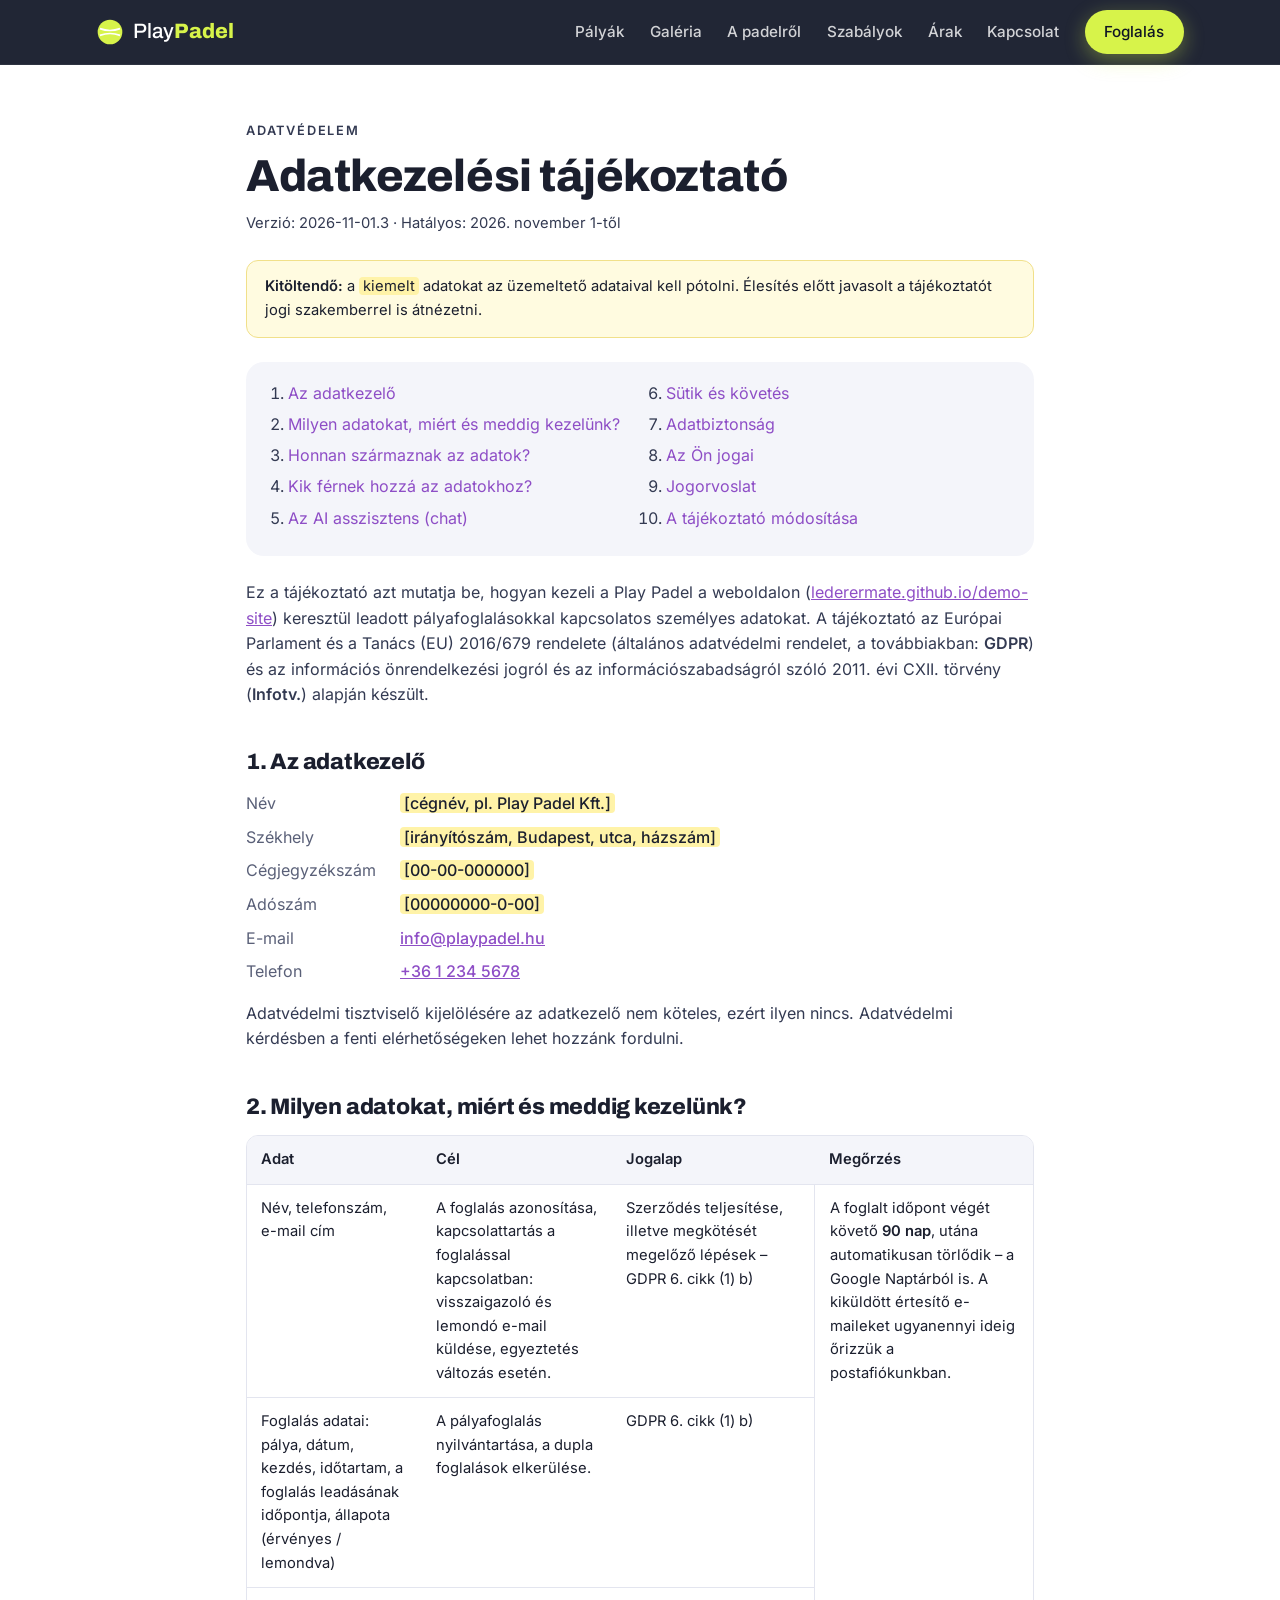
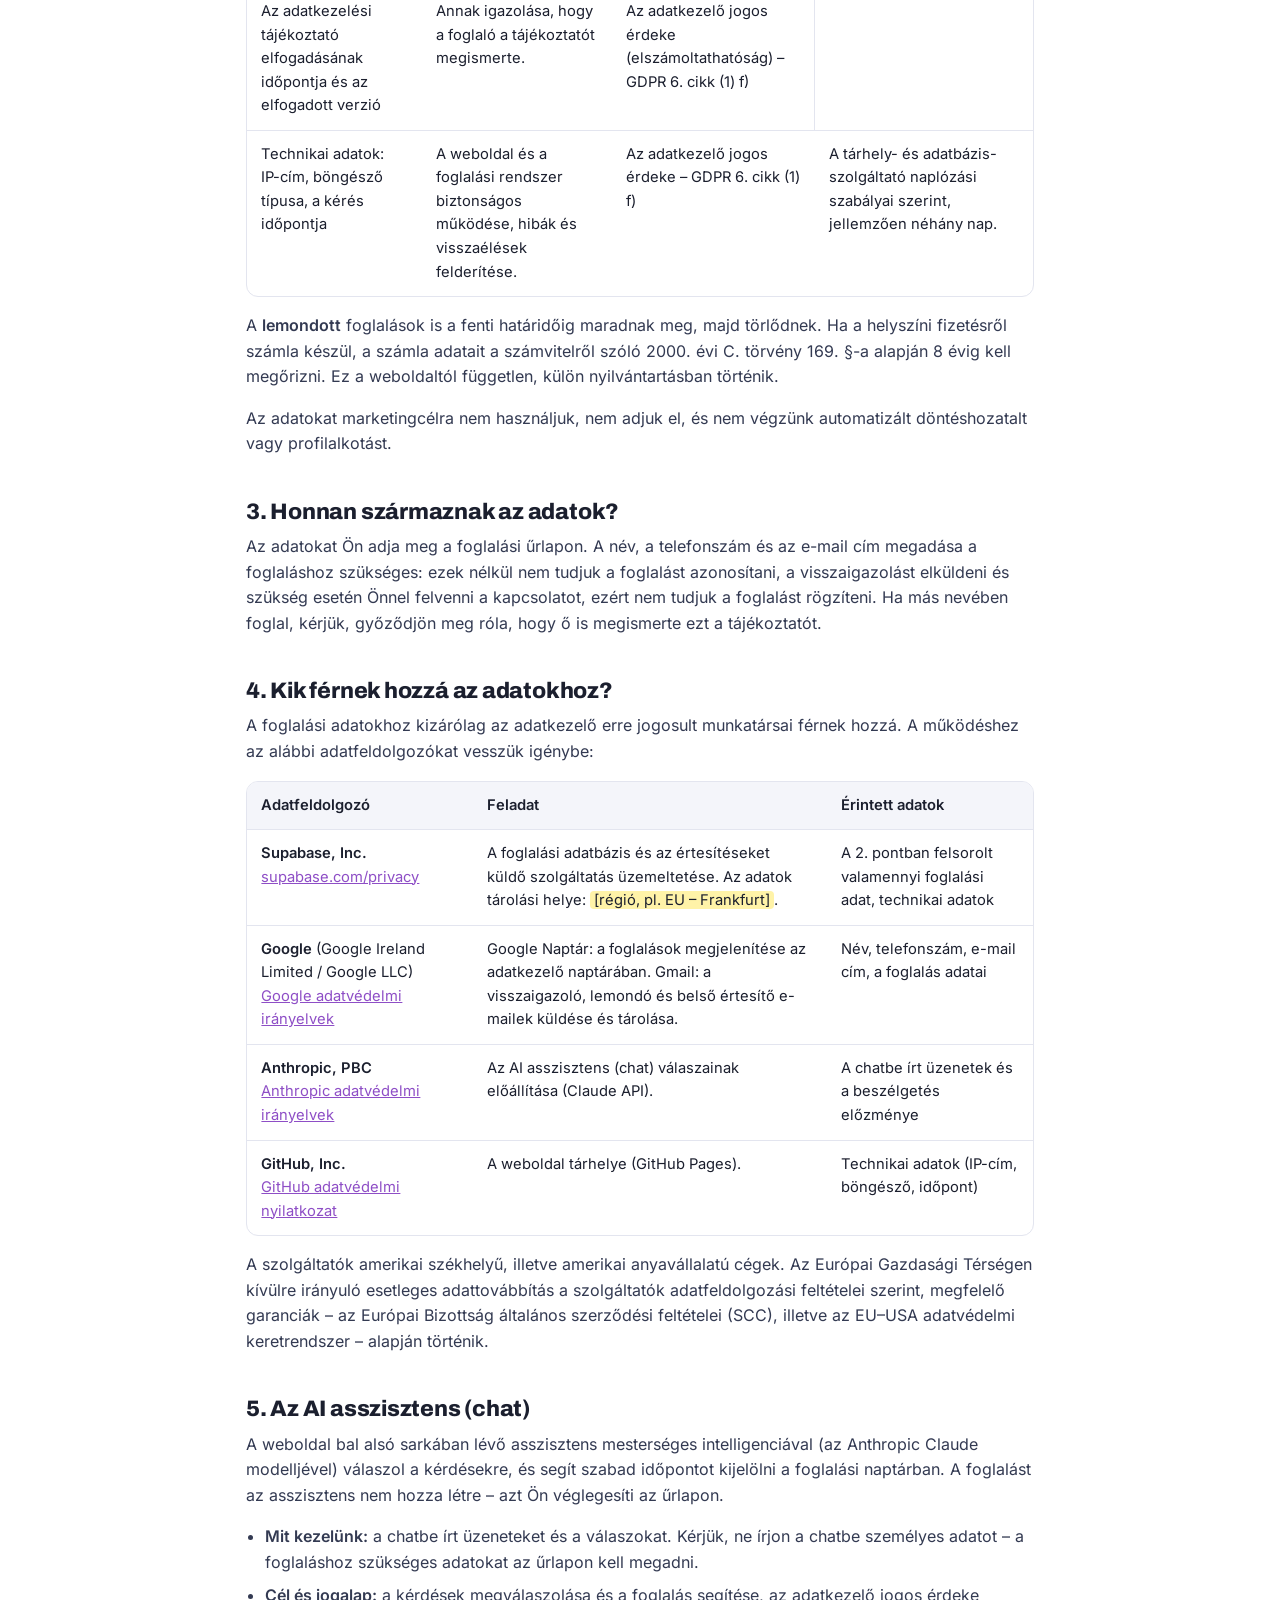
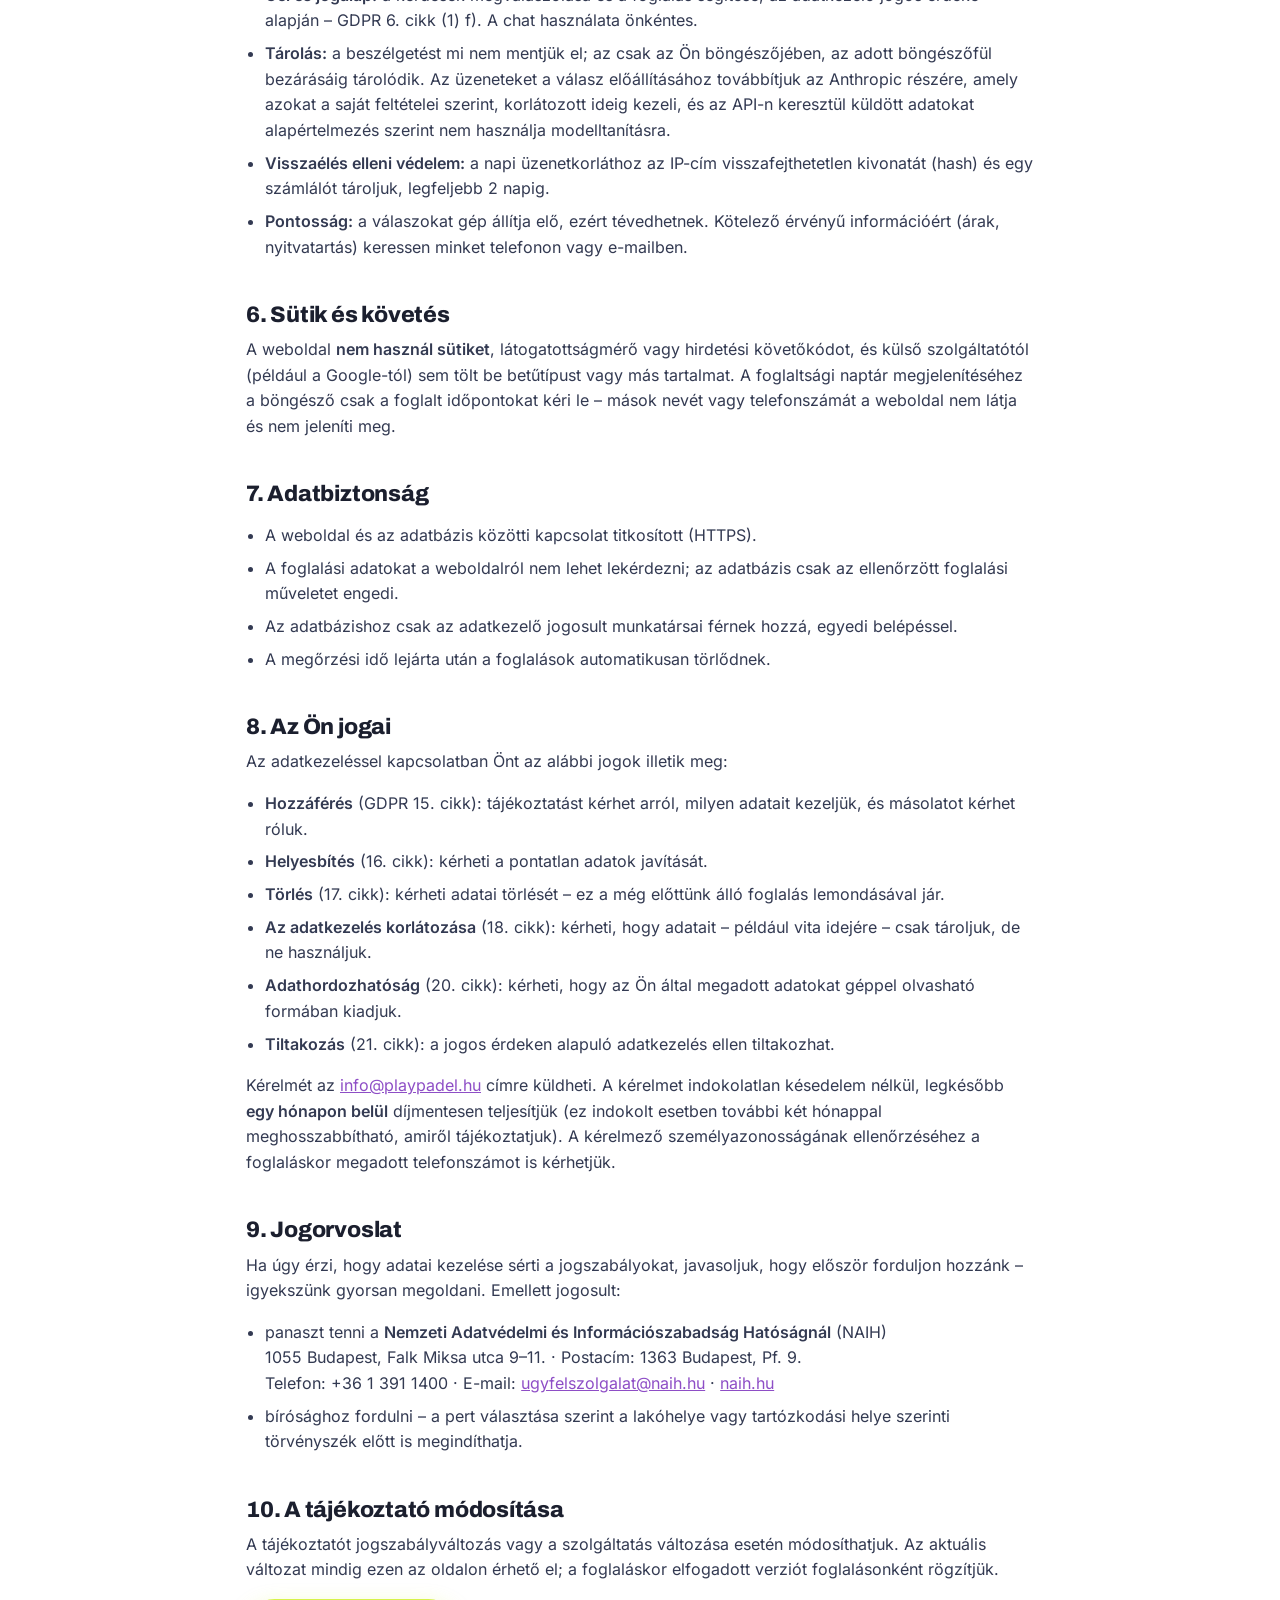
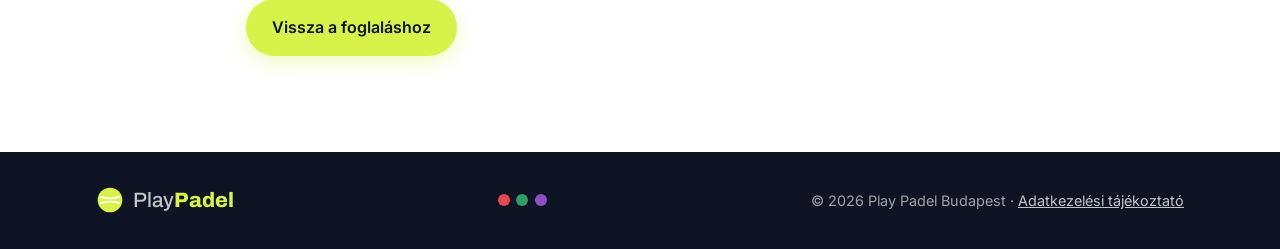
<file: adatvedelem.html>
<!doctype html>
<html lang="hu">
<head>
  <meta charset="utf-8">
  <meta name="viewport" content="width=device-width, initial-scale=1">
  <title>Adatkezelési tájékoztató – Play Padel</title>
  <meta name="description" content="A Play Padel adatkezelési tájékoztatója: milyen adatokat kezelünk a pályafoglalás során, meddig, és milyen jogaid vannak.">
  <link rel="stylesheet" href="style.css?v=20261101h">
  <link rel="canonical" href="https://lederermate.github.io/demo-site/adatvedelem.html">
  <meta name="theme-color" content="#0f1424">
  <link rel="icon" href="favicon.svg" type="image/svg+xml">
  <link rel="icon" href="favicon-48.png" type="image/png" sizes="48x48">
  <link rel="apple-touch-icon" href="apple-touch-icon.png">
</head>
<body>

  <header class="site-header" id="top">
    <div class="container nav">
      <a href="index.html" class="logo" aria-label="Play Padel – kezdőlap">
        <svg class="logo-ball" viewBox="0 0 100 100" aria-hidden="true">
          <circle cx="50" cy="50" r="44"/>
          <path d="M14 38c22 8 50 8 72 0M14 62c22-8 50-8 72 0"/>
        </svg>
        <span>Play<strong>Padel</strong></span>
      </a>
      <button class="menu-toggle" id="menu-toggle" aria-expanded="false" aria-controls="menu" aria-label="Menü">
        <span></span><span></span><span></span>
      </button>
      <nav class="menu" id="menu">
        <a href="index.html#palyak">Pályák</a>
        <a href="index.html#galeria">Galéria</a>
        <a href="index.html#padel">A padelről</a>
        <a href="index.html#szabalyok">Szabályok</a>
        <a href="index.html#arak">Árak</a>
        <a href="index.html#kapcsolat">Kapcsolat</a>
        <a href="index.html#foglalas" class="btn btn-ball btn-sm">Foglalás</a>
      </nav>
    </div>
  </header>

  <main class="legal">
    <div class="container narrow">

      <header class="legal-head">
        <p class="eyebrow">Adatvédelem</p>
        <h1>Adatkezelési tájékoztató</h1>
        <p class="legal-meta">Verzió: 2026-11-01.3 · Hatályos: 2026. november 1-től</p>
      </header>

      <aside class="legal-note">
        <strong>Kitöltendő:</strong> a <mark>kiemelt</mark> adatokat az üzemeltető adataival kell pótolni.
        Élesítés előtt javasolt a tájékoztatót jogi szakemberrel is átnézetni.
      </aside>

      <nav class="toc" aria-label="Tartalom">
        <ol>
          <li><a href="#adatkezelo">Az adatkezelő</a></li>
          <li><a href="#adatok">Milyen adatokat, miért és meddig kezelünk?</a></li>
          <li><a href="#forras">Honnan származnak az adatok?</a></li>
          <li><a href="#feldolgozok">Kik férnek hozzá az adatokhoz?</a></li>
          <li><a href="#chat">Az AI asszisztens (chat)</a></li>
          <li><a href="#sutik">Sütik és követés</a></li>
          <li><a href="#biztonsag">Adatbiztonság</a></li>
          <li><a href="#jogok">Az Ön jogai</a></li>
          <li><a href="#jogorvoslat">Jogorvoslat</a></li>
          <li><a href="#modositas">A tájékoztató módosítása</a></li>
        </ol>
      </nav>

      <section>
        <p>
          Ez a tájékoztató azt mutatja be, hogyan kezeli a Play Padel a weboldalon
          (<a href="https://lederermate.github.io/demo-site/">lederermate.github.io/demo-site</a>)
          keresztül leadott pályafoglalásokkal kapcsolatos személyes adatokat. A tájékoztató az
          Európai Parlament és a Tanács (EU) 2016/679 rendelete (általános adatvédelmi rendelet,
          a továbbiakban: <b>GDPR</b>) és az információs önrendelkezési jogról és az
          információszabadságról szóló 2011. évi CXII. törvény (<b>Infotv.</b>) alapján készült.
        </p>
      </section>

      <section id="adatkezelo">
        <h2>1. Az adatkezelő</h2>
        <dl class="facts">
          <dt>Név</dt><dd><mark>[cégnév, pl. Play Padel Kft.]</mark></dd>
          <dt>Székhely</dt><dd><mark>[irányítószám, Budapest, utca, házszám]</mark></dd>
          <dt>Cégjegyzékszám</dt><dd><mark>[00-00-000000]</mark></dd>
          <dt>Adószám</dt><dd><mark>[00000000-0-00]</mark></dd>
          <dt>E-mail</dt><dd><a href="mailto:info@playpadel.hu">info@playpadel.hu</a></dd>
          <dt>Telefon</dt><dd><a href="tel:+3612345678">+36 1 234 5678</a></dd>
        </dl>
        <p>Adatvédelmi tisztviselő kijelölésére az adatkezelő nem köteles, ezért ilyen nincs. Adatvédelmi kérdésben a fenti elérhetőségeken lehet hozzánk fordulni.</p>
      </section>

      <section id="adatok">
        <h2>2. Milyen adatokat, miért és meddig kezelünk?</h2>
        <div class="table-wrap">
          <table>
            <thead>
              <tr><th>Adat</th><th>Cél</th><th>Jogalap</th><th>Megőrzés</th></tr>
            </thead>
            <tbody>
              <tr>
                <td>Név, telefonszám, e-mail cím</td>
                <td>A foglalás azonosítása, kapcsolattartás a foglalással kapcsolatban: visszaigazoló és lemondó e-mail küldése, egyeztetés változás esetén.</td>
                <td>Szerződés teljesítése, illetve megkötését megelőző lépések – GDPR 6. cikk (1) b)</td>
                <td rowspan="3">A foglalt időpont végét követő <b>90 nap</b>, utána automatikusan törlődik – a Google Naptárból is. A kiküldött értesítő e-maileket ugyanennyi ideig őrizzük a postafiókunkban.</td>
              </tr>
              <tr>
                <td>Foglalás adatai: pálya, dátum, kezdés, időtartam, a foglalás leadásának időpontja, állapota (érvényes / lemondva)</td>
                <td>A pályafoglalás nyilvántartása, a dupla foglalások elkerülése.</td>
                <td>GDPR 6. cikk (1) b)</td>
              </tr>
              <tr>
                <td>Az adatkezelési tájékoztató elfogadásának időpontja és az elfogadott verzió</td>
                <td>Annak igazolása, hogy a foglaló a tájékoztatót megismerte.</td>
                <td>Az adatkezelő jogos érdeke (elszámoltathatóság) – GDPR 6. cikk (1) f)</td>
              </tr>
              <tr>
                <td>Technikai adatok: IP-cím, böngésző típusa, a kérés időpontja</td>
                <td>A weboldal és a foglalási rendszer biztonságos működése, hibák és visszaélések felderítése.</td>
                <td>Az adatkezelő jogos érdeke – GDPR 6. cikk (1) f)</td>
                <td>A tárhely- és adatbázis-szolgáltató naplózási szabályai szerint, jellemzően néhány nap.</td>
              </tr>
            </tbody>
          </table>
        </div>
        <p>
          A <b>lemondott</b> foglalások is a fenti határidőig maradnak meg, majd törlődnek.
          Ha a helyszíni fizetésről számla készül, a számla adatait a számvitelről szóló 2000. évi C. törvény
          169. §-a alapján 8 évig kell megőrizni. Ez a weboldaltól független, külön nyilvántartásban történik.
        </p>
        <p>Az adatokat marketingcélra nem használjuk, nem adjuk el, és nem végzünk automatizált döntéshozatalt vagy profilalkotást.</p>
      </section>

      <section id="forras">
        <h2>3. Honnan származnak az adatok?</h2>
        <p>
          Az adatokat Ön adja meg a foglalási űrlapon. A név, a telefonszám és az e-mail cím megadása a foglaláshoz
          szükséges: ezek nélkül nem tudjuk a foglalást azonosítani, a visszaigazolást elküldeni és szükség esetén
          Önnel felvenni a kapcsolatot, ezért nem tudjuk a foglalást rögzíteni. Ha más nevében foglal, kérjük, győződjön meg róla, hogy
          ő is megismerte ezt a tájékoztatót.
        </p>
      </section>

      <section id="feldolgozok">
        <h2>4. Kik férnek hozzá az adatokhoz?</h2>
        <p>A foglalási adatokhoz kizárólag az adatkezelő erre jogosult munkatársai férnek hozzá. A működéshez az alábbi adatfeldolgozókat vesszük igénybe:</p>
        <div class="table-wrap">
          <table>
            <thead><tr><th>Adatfeldolgozó</th><th>Feladat</th><th>Érintett adatok</th></tr></thead>
            <tbody>
              <tr>
                <td><b>Supabase, Inc.</b><br><a href="https://supabase.com/privacy" target="_blank" rel="noopener">supabase.com/privacy</a></td>
                <td>A foglalási adatbázis és az értesítéseket küldő szolgáltatás üzemeltetése. Az adatok tárolási helye: <mark>[régió, pl. EU – Frankfurt]</mark>.</td>
                <td>A 2. pontban felsorolt valamennyi foglalási adat, technikai adatok</td>
              </tr>
              <tr>
                <td><b>Google</b> (Google Ireland Limited / Google LLC)<br><a href="https://policies.google.com/privacy?hl=hu" target="_blank" rel="noopener">Google adatvédelmi irányelvek</a></td>
                <td>Google Naptár: a foglalások megjelenítése az adatkezelő naptárában. Gmail: a visszaigazoló, lemondó és belső értesítő e-mailek küldése és tárolása.</td>
                <td>Név, telefonszám, e-mail cím, a foglalás adatai</td>
              </tr>
              <tr>
                <td><b>Anthropic, PBC</b><br><a href="https://www.anthropic.com/legal/privacy" target="_blank" rel="noopener">Anthropic adatvédelmi irányelvek</a></td>
                <td>Az AI asszisztens (chat) válaszainak előállítása (Claude API).</td>
                <td>A chatbe írt üzenetek és a beszélgetés előzménye</td>
              </tr>
              <tr>
                <td><b>GitHub, Inc.</b><br><a href="https://docs.github.com/en/site-policy/privacy-policies/github-general-privacy-statement" target="_blank" rel="noopener">GitHub adatvédelmi nyilatkozat</a></td>
                <td>A weboldal tárhelye (GitHub Pages).</td>
                <td>Technikai adatok (IP-cím, böngésző, időpont)</td>
              </tr>
            </tbody>
          </table>
        </div>
        <p>
          A szolgáltatók amerikai székhelyű, illetve amerikai anyavállalatú cégek. Az Európai Gazdasági Térségen kívülre irányuló
          esetleges adattovábbítás a szolgáltatók adatfeldolgozási feltételei szerint, megfelelő garanciák –
          az Európai Bizottság általános szerződési feltételei (SCC), illetve az EU–USA adatvédelmi
          keretrendszer – alapján történik.
        </p>
      </section>

      <section id="chat">
        <h2>5. Az AI asszisztens (chat)</h2>
        <p>
          A weboldal bal alsó sarkában lévő asszisztens mesterséges intelligenciával (az Anthropic Claude
          modelljével) válaszol a kérdésekre, és segít szabad időpontot kijelölni a foglalási naptárban.
          A foglalást az asszisztens nem hozza létre – azt Ön véglegesíti az űrlapon.
        </p>
        <ul>
          <li><b>Mit kezelünk:</b> a chatbe írt üzeneteket és a válaszokat. Kérjük, ne írjon a chatbe személyes adatot – a foglaláshoz szükséges adatokat az űrlapon kell megadni.</li>
          <li><b>Cél és jogalap:</b> a kérdések megválaszolása és a foglalás segítése, az adatkezelő jogos érdeke alapján – GDPR 6. cikk (1) f). A chat használata önkéntes.</li>
          <li><b>Tárolás:</b> a beszélgetést mi nem mentjük el; az csak az Ön böngészőjében, az adott böngészőfül bezárásáig tárolódik. Az üzeneteket a válasz előállításához továbbítjuk az Anthropic részére, amely azokat a saját feltételei szerint, korlátozott ideig kezeli, és az API-n keresztül küldött adatokat alapértelmezés szerint nem használja modelltanításra.</li>
          <li><b>Visszaélés elleni védelem:</b> a napi üzenetkorláthoz az IP-cím visszafejthetetlen kivonatát (hash) és egy számlálót tároljuk, legfeljebb 2 napig.</li>
          <li><b>Pontosság:</b> a válaszokat gép állítja elő, ezért tévedhetnek. Kötelező érvényű információért (árak, nyitvatartás) keressen minket telefonon vagy e-mailben.</li>
        </ul>
      </section>

      <section id="sutik">
        <h2>6. Sütik és követés</h2>
        <p>
          A weboldal <b>nem használ sütiket</b>, látogatottságmérő vagy hirdetési követőkódot, és külső
          szolgáltatótól (például a Google-tól) sem tölt be betűtípust vagy más tartalmat. A foglaltsági
          naptár megjelenítéséhez a böngésző csak a foglalt időpontokat kéri le – mások nevét vagy
          telefonszámát a weboldal nem látja és nem jeleníti meg.
        </p>
      </section>

      <section id="biztonsag">
        <h2>7. Adatbiztonság</h2>
        <ul>
          <li>A weboldal és az adatbázis közötti kapcsolat titkosított (HTTPS).</li>
          <li>A foglalási adatokat a weboldalról nem lehet lekérdezni; az adatbázis csak az ellenőrzött foglalási műveletet engedi.</li>
          <li>Az adatbázishoz csak az adatkezelő jogosult munkatársai férnek hozzá, egyedi belépéssel.</li>
          <li>A megőrzési idő lejárta után a foglalások automatikusan törlődnek.</li>
        </ul>
      </section>

      <section id="jogok">
        <h2>8. Az Ön jogai</h2>
        <p>Az adatkezeléssel kapcsolatban Önt az alábbi jogok illetik meg:</p>
        <ul>
          <li><b>Hozzáférés</b> (GDPR 15. cikk): tájékoztatást kérhet arról, milyen adatait kezeljük, és másolatot kérhet róluk.</li>
          <li><b>Helyesbítés</b> (16. cikk): kérheti a pontatlan adatok javítását.</li>
          <li><b>Törlés</b> (17. cikk): kérheti adatai törlését – ez a még előttünk álló foglalás lemondásával jár.</li>
          <li><b>Az adatkezelés korlátozása</b> (18. cikk): kérheti, hogy adatait – például vita idejére – csak tároljuk, de ne használjuk.</li>
          <li><b>Adathordozhatóság</b> (20. cikk): kérheti, hogy az Ön által megadott adatokat géppel olvasható formában kiadjuk.</li>
          <li><b>Tiltakozás</b> (21. cikk): a jogos érdeken alapuló adatkezelés ellen tiltakozhat.</li>
        </ul>
        <p>
          Kérelmét az <a href="mailto:info@playpadel.hu">info@playpadel.hu</a> címre küldheti. A kérelmet
          indokolatlan késedelem nélkül, legkésőbb <b>egy hónapon belül</b> díjmentesen teljesítjük
          (ez indokolt esetben további két hónappal meghosszabbítható, amiről tájékoztatjuk).
          A kérelmező személyazonosságának ellenőrzéséhez a foglaláskor megadott telefonszámot is kérhetjük.
        </p>
      </section>

      <section id="jogorvoslat">
        <h2>9. Jogorvoslat</h2>
        <p>Ha úgy érzi, hogy adatai kezelése sérti a jogszabályokat, javasoljuk, hogy először forduljon hozzánk – igyekszünk gyorsan megoldani. Emellett jogosult:</p>
        <ul>
          <li>
            panaszt tenni a <b>Nemzeti Adatvédelmi és Információszabadság Hatóságnál</b> (NAIH)<br>
            1055 Budapest, Falk Miksa utca 9–11. · Postacím: 1363 Budapest, Pf. 9.<br>
            Telefon: +36 1 391 1400 · E-mail: <a href="mailto:ugyfelszolgalat@naih.hu">ugyfelszolgalat@naih.hu</a> ·
            <a href="https://naih.hu" target="_blank" rel="noopener">naih.hu</a>
          </li>
          <li>bírósághoz fordulni – a pert választása szerint a lakóhelye vagy tartózkodási helye szerinti törvényszék előtt is megindíthatja.</li>
        </ul>
      </section>

      <section id="modositas">
        <h2>10. A tájékoztató módosítása</h2>
        <p>
          A tájékoztatót jogszabályváltozás vagy a szolgáltatás változása esetén módosíthatjuk. Az aktuális
          változat mindig ezen az oldalon érhető el; a foglaláskor elfogadott verziót foglalásonként rögzítjük.
        </p>
        <p><a href="index.html#foglalas" class="btn btn-ball">Vissza a foglaláshoz</a></p>
      </section>

    </div>
  </main>

  <footer class="footer">
    <div class="container footer-inner">
      <a href="index.html" class="logo">
        <svg class="logo-ball" viewBox="0 0 100 100" aria-hidden="true">
          <circle cx="50" cy="50" r="44"/>
          <path d="M14 38c22 8 50 8 72 0M14 62c22-8 50-8 72 0"/>
        </svg>
        <span>Play<strong>Padel</strong></span>
      </a>
      <div class="footer-dots" aria-hidden="true"><i class="d-red"></i><i class="d-green"></i><i class="d-purple"></i></div>
      <p>© <span id="year"></span> Play Padel Budapest · <a href="adatvedelem.html">Adatkezelési tájékoztató</a></p>
    </div>
  </footer>

  <script src="script.js?v=20261101h"></script>
</body>
</html>
</file>
<file: style.css>
/* Betűtípusok – saját tárhelyről (nincs külső kérés a Google felé) */
/* inter-latin-ext-400-normal */
@font-face {
  font-family: 'Inter';
  font-style: normal;
  font-display: swap;
  font-weight: 400;
  src: url(fonts/inter-latin-ext-400-normal.woff2) format('woff2');
  unicode-range: U+0100-02AF,U+0304,U+0308,U+0329,U+1E00-1E9F,U+1EF2-1EFF,U+2020,U+20A0-20AB,U+20AD-20C0,U+2113,U+2C60-2C7F,U+A720-A7FF;
}
/* inter-latin-400-normal */
@font-face {
  font-family: 'Inter';
  font-style: normal;
  font-display: swap;
  font-weight: 400;
  src: url(fonts/inter-latin-400-normal.woff2) format('woff2');
  unicode-range: U+0000-00FF,U+0131,U+0152-0153,U+02BB-02BC,U+02C6,U+02DA,U+02DC,U+0304,U+0308,U+0329,U+2000-206F,U+2074,U+20AC,U+2122,U+2191,U+2193,U+2212,U+2215,U+FEFF,U+FFFD;
}
/* inter-latin-ext-500-normal */
@font-face {
  font-family: 'Inter';
  font-style: normal;
  font-display: swap;
  font-weight: 500;
  src: url(fonts/inter-latin-ext-500-normal.woff2) format('woff2');
  unicode-range: U+0100-02AF,U+0304,U+0308,U+0329,U+1E00-1E9F,U+1EF2-1EFF,U+2020,U+20A0-20AB,U+20AD-20C0,U+2113,U+2C60-2C7F,U+A720-A7FF;
}
/* inter-latin-500-normal */
@font-face {
  font-family: 'Inter';
  font-style: normal;
  font-display: swap;
  font-weight: 500;
  src: url(fonts/inter-latin-500-normal.woff2) format('woff2');
  unicode-range: U+0000-00FF,U+0131,U+0152-0153,U+02BB-02BC,U+02C6,U+02DA,U+02DC,U+0304,U+0308,U+0329,U+2000-206F,U+2074,U+20AC,U+2122,U+2191,U+2193,U+2212,U+2215,U+FEFF,U+FFFD;
}
/* inter-latin-ext-600-normal */
@font-face {
  font-family: 'Inter';
  font-style: normal;
  font-display: swap;
  font-weight: 600;
  src: url(fonts/inter-latin-ext-600-normal.woff2) format('woff2');
  unicode-range: U+0100-02AF,U+0304,U+0308,U+0329,U+1E00-1E9F,U+1EF2-1EFF,U+2020,U+20A0-20AB,U+20AD-20C0,U+2113,U+2C60-2C7F,U+A720-A7FF;
}
/* inter-latin-600-normal */
@font-face {
  font-family: 'Inter';
  font-style: normal;
  font-display: swap;
  font-weight: 600;
  src: url(fonts/inter-latin-600-normal.woff2) format('woff2');
  unicode-range: U+0000-00FF,U+0131,U+0152-0153,U+02BB-02BC,U+02C6,U+02DA,U+02DC,U+0304,U+0308,U+0329,U+2000-206F,U+2074,U+20AC,U+2122,U+2191,U+2193,U+2212,U+2215,U+FEFF,U+FFFD;
}
/* archivo-latin-ext-500-normal */
@font-face {
  font-family: 'Archivo';
  font-style: normal;
  font-display: swap;
  font-weight: 500;
  src: url(fonts/archivo-latin-ext-500-normal.woff2) format('woff2');
  unicode-range: U+0100-02AF,U+0304,U+0308,U+0329,U+1E00-1E9F,U+1EF2-1EFF,U+2020,U+20A0-20AB,U+20AD-20C0,U+2113,U+2C60-2C7F,U+A720-A7FF;
}
/* archivo-latin-500-normal */
@font-face {
  font-family: 'Archivo';
  font-style: normal;
  font-display: swap;
  font-weight: 500;
  src: url(fonts/archivo-latin-500-normal.woff2) format('woff2');
  unicode-range: U+0000-00FF,U+0131,U+0152-0153,U+02BB-02BC,U+02C6,U+02DA,U+02DC,U+0304,U+0308,U+0329,U+2000-206F,U+2074,U+20AC,U+2122,U+2191,U+2193,U+2212,U+2215,U+FEFF,U+FFFD;
}
/* archivo-latin-ext-700-normal */
@font-face {
  font-family: 'Archivo';
  font-style: normal;
  font-display: swap;
  font-weight: 700;
  src: url(fonts/archivo-latin-ext-700-normal.woff2) format('woff2');
  unicode-range: U+0100-02AF,U+0304,U+0308,U+0329,U+1E00-1E9F,U+1EF2-1EFF,U+2020,U+20A0-20AB,U+20AD-20C0,U+2113,U+2C60-2C7F,U+A720-A7FF;
}
/* archivo-latin-700-normal */
@font-face {
  font-family: 'Archivo';
  font-style: normal;
  font-display: swap;
  font-weight: 700;
  src: url(fonts/archivo-latin-700-normal.woff2) format('woff2');
  unicode-range: U+0000-00FF,U+0131,U+0152-0153,U+02BB-02BC,U+02C6,U+02DA,U+02DC,U+0304,U+0308,U+0329,U+2000-206F,U+2074,U+20AC,U+2122,U+2191,U+2193,U+2212,U+2215,U+FEFF,U+FFFD;
}
/* archivo-latin-ext-800-normal */
@font-face {
  font-family: 'Archivo';
  font-style: normal;
  font-display: swap;
  font-weight: 800;
  src: url(fonts/archivo-latin-ext-800-normal.woff2) format('woff2');
  unicode-range: U+0100-02AF,U+0304,U+0308,U+0329,U+1E00-1E9F,U+1EF2-1EFF,U+2020,U+20A0-20AB,U+20AD-20C0,U+2113,U+2C60-2C7F,U+A720-A7FF;
}
/* archivo-latin-800-normal */
@font-face {
  font-family: 'Archivo';
  font-style: normal;
  font-display: swap;
  font-weight: 800;
  src: url(fonts/archivo-latin-800-normal.woff2) format('woff2');
  unicode-range: U+0000-00FF,U+0131,U+0152-0153,U+02BB-02BC,U+02C6,U+02DA,U+02DC,U+0304,U+0308,U+0329,U+2000-206F,U+2074,U+20AC,U+2122,U+2191,U+2193,U+2212,U+2215,U+FEFF,U+FFFD;
}

:root {
  --red: #e5484d;
  --green: #2f9e66;
  --purple: #8e4ec6;
  --ball: #d7f34a;

  --ink: #0f1424;
  --ink-2: #1a2036;
  --text: #1b1f2e;
  --muted: #5a6078;
  --bg: #ffffff;
  --soft: #f4f5fa;
  --border: #e3e5ef;

  --radius: 18px;
  --shadow: 0 10px 30px rgba(15, 20, 36, .08);
}

* { box-sizing: border-box; }
html { scroll-behavior: smooth; scroll-padding-top: 72px; }

body {
  margin: 0;
  font-family: "Inter", system-ui, -apple-system, "Segoe UI", Roboto, sans-serif;
  color: var(--text);
  background: var(--bg);
  line-height: 1.6;
  -webkit-font-smoothing: antialiased;
}

h1, h2, h3 { font-family: "Archivo", "Inter", sans-serif; line-height: 1.15; margin: 0 0 .6rem; }
h2 { font-size: clamp(1.8rem, 4vw, 2.6rem); font-weight: 800; letter-spacing: -.01em; }
h3 { font-size: 1.15rem; font-weight: 700; }
p { margin: 0 0 1rem; }
a { color: inherit; }

.container { width: 100%; max-width: 1120px; margin: 0 auto; padding: 0 1rem; }
.narrow { max-width: 820px; }

.c-red { color: var(--red); }
.c-green { color: #4cc68a; }
.c-purple { color: #b58cf0; }

/* ---------- Gombok ---------- */
.btn {
  display: inline-flex;
  align-items: center;
  justify-content: center;
  gap: .4rem;
  padding: .85rem 1.5rem;
  border-radius: 999px;
  font-weight: 600;
  font-size: 1rem;
  text-decoration: none;
  border: 2px solid transparent;
  cursor: pointer;
  transition: transform .15s, box-shadow .15s, background .15s;
  font-family: inherit;
}
.btn:hover { transform: translateY(-2px); }
.btn-ball { background: var(--ball); color: var(--ink); box-shadow: 0 6px 20px rgba(215, 243, 74, .35); }
.btn-outline { border-color: rgba(255,255,255,.35); color: #fff; }
.btn-outline:hover { border-color: #fff; }
.btn-sm { padding: .5rem 1.1rem; font-size: .95rem; }
.btn-block { width: 100%; }

/* ---------- Fejléc ---------- */
.site-header {
  position: sticky;
  top: 0;
  z-index: 50;
  background: rgba(15, 20, 36, .92);
  backdrop-filter: blur(10px);
  border-bottom: 1px solid rgba(255,255,255,.06);
}
.nav { display: flex; align-items: center; justify-content: space-between; height: 64px; }

.logo {
  display: inline-flex;
  align-items: center;
  gap: .55rem;
  text-decoration: none;
  color: #fff;
  font-family: "Archivo", sans-serif;
  font-size: 1.3rem;
  font-weight: 500;
}
.logo strong { font-weight: 800; color: var(--ball); }
.logo-ball { width: 28px; height: 28px; }
.logo-ball circle { fill: var(--ball); }
.logo-ball path { stroke: #fff; stroke-width: 6; fill: none; }

.menu { display: flex; align-items: center; gap: 1.6rem; }
.menu a { color: rgba(255,255,255,.8); text-decoration: none; font-weight: 500; font-size: .95rem; }
.menu a:hover { color: #fff; }
.menu a.btn { color: var(--ink); }

.menu-toggle {
  display: none;
  width: 44px;
  height: 44px;
  background: none;
  border: 0;
  cursor: pointer;
  flex-direction: column;
  justify-content: center;
  gap: 5px;
  padding: 10px;
}
.menu-toggle span { display: block; height: 2px; background: #fff; border-radius: 2px; transition: transform .2s, opacity .2s; }
.menu-toggle[aria-expanded="true"] span:nth-child(1) { transform: translateY(7px) rotate(45deg); }
.menu-toggle[aria-expanded="true"] span:nth-child(2) { opacity: 0; }
.menu-toggle[aria-expanded="true"] span:nth-child(3) { transform: translateY(-7px) rotate(-45deg); }

/* ---------- Hero ---------- */
.hero {
  background:
    radial-gradient(600px 400px at 85% 20%, rgba(142, 78, 198, .35), transparent 60%),
    radial-gradient(500px 400px at 70% 90%, rgba(47, 158, 102, .30), transparent 60%),
    radial-gradient(500px 360px at 100% 60%, rgba(229, 72, 77, .25), transparent 60%),
    var(--ink);
  color: #fff;
  padding: 4.5rem 0 5rem;
  overflow: hidden;
}
.hero-grid { display: grid; grid-template-columns: 1.1fr 1fr; gap: 3rem; align-items: center; }
.eyebrow {
  text-transform: uppercase;
  letter-spacing: .14em;
  font-size: .8rem;
  font-weight: 600;
  color: var(--purple);
  margin-bottom: .6rem;
}
.hero .eyebrow, .section-dark .eyebrow { color: var(--ball); }
.hero h1 { font-size: clamp(2.4rem, 6vw, 4.2rem); font-weight: 800; letter-spacing: -.02em; margin-bottom: 1.2rem; }
.hero h1 .eyebrow { display: block; font-family: "Inter", sans-serif; line-height: 1.5; letter-spacing: .14em; }
picture { display: block; }
.hl { color: var(--ball); }
.lead { font-size: 1.15rem; color: rgba(255,255,255,.82); max-width: 34rem; }
.hero-cta { display: flex; flex-wrap: wrap; gap: .8rem; margin: 1.8rem 0 2.4rem; }
.hero-stats { list-style: none; padding: 0; margin: 0; display: flex; gap: 2.2rem; flex-wrap: wrap; }
.hero-stats strong { display: block; font-family: "Archivo", sans-serif; font-size: 1.8rem; color: #fff; }
.hero-stats span { color: rgba(255,255,255,.6); font-size: .9rem; }

.hero-visual { position: relative; height: 380px; }
.court-stack { position: absolute; inset: 0; }
.court-stack .court {
  position: absolute;
  width: 78%;
  border-radius: 8px;
  box-shadow: 0 20px 50px rgba(0,0,0,.45);
  transition: transform .4s;
}
.court-stack .court-red    { top: 0;    left: 0;   transform: rotate(-6deg); }
.court-stack .court-green  { top: 33%;  left: 18%; transform: rotate(3deg); }
.court-stack .court-purple { top: 64%;  left: 6%;  transform: rotate(-2deg); }
.hero-visual:hover .court-red { transform: rotate(-8deg) translateY(-6px); }
.hero-visual:hover .court-purple { transform: rotate(0deg) translateY(6px); }

.ball-bounce {
  position: absolute;
  width: 34px; height: 34px;
  right: 6%; top: 18%;
  border-radius: 50%;
  background: var(--ball);
  box-shadow: inset -5px -5px 0 rgba(0,0,0,.12), 0 0 30px rgba(215,243,74,.6);
  animation: bounce 1.4s cubic-bezier(.5,0,.5,1) infinite;
}
@keyframes bounce {
  0%, 100% { transform: translateY(0); }
  50% { transform: translateY(120px); }
}

/* Pálya SVG */
.court { display: block; width: 100%; height: auto; }
.court-fill { fill: var(--court, var(--green)); }
.court-red    { --court: var(--red); }
.court-green  { --court: var(--green); }
.court-purple { --court: var(--purple); }
.court-line { stroke: rgba(255,255,255,.9); stroke-width: 1.2; }
.court-net { stroke: #fff; stroke-width: 2.5; stroke-dasharray: 3 2; }

/* ---------- Szekciók ---------- */
.section { padding: 5.5rem 0; }
.section-soft { background: var(--soft); }
.section-dark { background: var(--ink); color: #fff; }
.section-dark p { color: rgba(255,255,255,.78); }
.section-head { text-align: center; max-width: 640px; margin: 0 auto 3rem; }
.section-head p:last-child { color: var(--muted); }
.section-dark .section-head p:last-child { color: rgba(255,255,255,.7); }

/* Pályák */
.courts { display: grid; grid-template-columns: repeat(3, 1fr); gap: 1.5rem; }
.court-card {
  border-radius: var(--radius);
  background: #fff;
  border: 1px solid var(--border);
  overflow: hidden;
  box-shadow: var(--shadow);
  transition: transform .2s;
  border-top: 6px solid var(--court);
}
.court-card:hover { transform: translateY(-4px); }
.court-card .court { border-bottom: 1px solid var(--border); }
.court-card-body { padding: 1.4rem 1.5rem 1.6rem; }
.court-card-body p { color: var(--muted); }
.tag {
  display: inline-block;
  font-size: .75rem;
  font-weight: 600;
  text-transform: uppercase;
  letter-spacing: .08em;
  color: var(--court);
  margin-bottom: .3rem;
}
.link { color: var(--court); font-weight: 600; text-decoration: none; }
.link:hover { text-decoration: underline; }

/* A padelről */
.two-col { display: grid; grid-template-columns: 1fr 1fr; gap: 3.5rem; align-items: start; }
.feature-list { display: grid; gap: 1rem; }
.feature {
  display: flex;
  gap: 1rem;
  background: var(--ink-2);
  border: 1px solid rgba(255,255,255,.07);
  border-radius: var(--radius);
  padding: 1.2rem 1.3rem;
}
.feature p { margin: 0; font-size: .95rem; }
.feature-icon {
  flex: 0 0 44px;
  height: 44px;
  display: grid;
  place-items: center;
  border-radius: 12px;
  background: rgba(215,243,74,.12);
  font-size: 1.3rem;
}

/* Lépések */
.steps {
  list-style: none;
  padding: 0;
  margin: 0;
  display: grid;
  grid-template-columns: repeat(4, 1fr);
  gap: 1.5rem;
}
.steps li {
  padding: 1.6rem 1.4rem;
  border-radius: var(--radius);
  background: var(--soft);
  position: relative;
}
.steps p { color: var(--muted); margin: 0; font-size: .95rem; }
.step-num {
  display: grid;
  place-items: center;
  width: 42px;
  height: 42px;
  border-radius: 50%;
  font-family: "Archivo", sans-serif;
  font-weight: 800;
  color: #fff;
  margin-bottom: 1rem;
}
.steps li:nth-child(1) .step-num { background: var(--red); }
.steps li:nth-child(2) .step-num { background: var(--green); }
.steps li:nth-child(3) .step-num { background: var(--purple); }
.steps li:nth-child(4) .step-num { background: var(--ink); color: var(--ball); }

/* Szabályok */
.rules { display: grid; gap: .8rem; }
.rules details {
  background: #fff;
  border: 1px solid var(--border);
  border-radius: 14px;
  padding: 0 1.4rem;
  transition: box-shadow .2s;
}
.rules details[open] { box-shadow: var(--shadow); }
.rules summary {
  cursor: pointer;
  list-style: none;
  font-family: "Archivo", sans-serif;
  font-weight: 700;
  font-size: 1.1rem;
  padding: 1.1rem 0;
  display: flex;
  justify-content: space-between;
  align-items: center;
}
.rules summary::-webkit-details-marker { display: none; }
.rules summary::after {
  content: "+";
  font-size: 1.5rem;
  font-weight: 500;
  color: var(--purple);
  transition: transform .2s;
}
.rules details[open] summary::after { transform: rotate(45deg); }
.rules ul { margin: 0 0 1.2rem; padding-left: 1.2rem; color: var(--muted); }
.rules li { margin-bottom: .45rem; }
.rules li b { color: var(--text); }

/* Árak */
.prices { display: grid; grid-template-columns: repeat(3, 1fr); gap: 1.5rem; align-items: stretch; }
.price-card {
  position: relative;
  border: 1px solid var(--border);
  border-radius: var(--radius);
  padding: 2rem 1.6rem;
  text-align: center;
  background: #fff;
}
.price-card.featured { background: var(--ink); color: #fff; border-color: var(--ink); transform: translateY(-8px); box-shadow: 0 20px 40px rgba(15,20,36,.25); }
.price-time { color: var(--muted); font-size: .95rem; }
.featured .price-time, .featured .price-note { color: rgba(255,255,255,.65); }
.price { font-size: 1.05rem; margin: 1.2rem 0 .2rem; }
.price strong { font-family: "Archivo", sans-serif; font-size: 2.4rem; font-weight: 800; }
.featured .price strong { color: var(--ball); }
.price-note { color: var(--muted); font-size: .9rem; margin: 0; }
.badge {
  position: absolute;
  top: -12px;
  left: 50%;
  transform: translateX(-50%);
  background: var(--ball);
  color: var(--ink);
  font-size: .75rem;
  font-weight: 700;
  padding: .3rem .8rem;
  border-radius: 999px;
  white-space: nowrap;
}
.extras { text-align: center; color: var(--muted); margin-top: 2.2rem; }

/* Galéria */
.court-photo { display: block; width: 100%; height: auto; aspect-ratio: 16 / 10; object-fit: cover; border-bottom: 1px solid var(--border); }
.gallery { display: grid; grid-template-columns: repeat(3, 1fr); gap: 1rem; }
.gallery figure { margin: 0; }
.gallery button { display: block; width: 100%; padding: 0; border: 0; border-radius: 14px; overflow: hidden; cursor: zoom-in; background: var(--ink); }
.gallery img { display: block; width: 100%; height: auto; aspect-ratio: 16 / 10; object-fit: cover; transition: transform .35s, opacity .2s; }
.gallery button:hover img { transform: scale(1.04); }
.gallery button:focus-visible { outline: 3px solid var(--purple); outline-offset: 3px; }
.gallery figcaption { font-size: .9rem; color: var(--muted); margin-top: .5rem; }

.lightbox { padding: 0; border: 0; background: transparent; max-width: min(1200px, 94vw); }
.lightbox::backdrop { background: rgba(8, 10, 18, .85); }
.lightbox img { display: block; width: 100%; height: auto; border-radius: 12px; }
.lightbox-close {
  position: absolute; top: .6rem; right: .6rem;
  width: 2.5rem; height: 2.5rem; border-radius: 50%; border: 0;
  background: rgba(15,20,36,.75); color: #fff; font-size: 1.5rem; cursor: pointer;
}

/* Foglalás */
.mode-badge {
  display: inline-block;
  margin-top: .4rem;
  padding: .45rem .9rem;
  border-radius: 999px;
  background: rgba(215, 243, 74, .12);
  border: 1px solid rgba(215, 243, 74, .35);
  color: var(--ball) !important;
  font-size: .85rem;
}
.mode-badge[hidden] { display: none; }

.booking-layout { display: grid; grid-template-columns: minmax(0, 1.6fr) minmax(280px, 1fr); gap: 1.5rem; align-items: start; }

.calendar {
  background: var(--ink-2);
  border: 1px solid rgba(255,255,255,.08);
  border-radius: 22px;
  padding: 1.2rem;
  min-width: 0;
}

.date-strip { display: flex; gap: .5rem; overflow-x: auto; padding-bottom: .6rem; scrollbar-width: thin; }
.day {
  flex: 0 0 auto;
  width: 64px;
  display: grid;
  justify-items: center;
  gap: .1rem;
  padding: .55rem 0;
  border-radius: 12px;
  border: 1px solid rgba(255,255,255,.1);
  background: transparent;
  color: rgba(255,255,255,.8);
  font: inherit;
  cursor: pointer;
  transition: background .15s, border-color .15s;
}
.day:hover { border-color: rgba(255,255,255,.3); }
.day-name { font-size: .72rem; text-transform: uppercase; letter-spacing: .06em; }
.day-num { font-family: "Archivo", sans-serif; font-size: 1.3rem; font-weight: 800; color: #fff; line-height: 1.1; }
.day-month { font-size: .72rem; opacity: .7; }
.day.weekend .day-name { color: var(--ball); }
.day.active { background: var(--ball); border-color: var(--ball); }
.day.active, .day.active .day-num, .day.active .day-name { color: var(--ink); }

.legend { display: flex; gap: 1.2rem; flex-wrap: wrap; font-size: .82rem; color: rgba(255,255,255,.65); margin: .6rem 0 .8rem; }
.legend i { display: inline-block; width: 12px; height: 12px; border-radius: 3px; margin-right: .4rem; vertical-align: -1px; }
.lg-free { background: rgba(255,255,255,.08); border: 1px solid rgba(255,255,255,.2); }
.lg-busy { background: repeating-linear-gradient(45deg, rgba(255,255,255,.18) 0 3px, rgba(255,255,255,.05) 3px 6px); }
.lg-sel { background: var(--ball); }

.slot-grid-wrap { max-height: 560px; overflow-y: auto; border-radius: 12px; scrollbar-width: thin; }
.slot-grid {
  display: grid;
  grid-template-columns: 52px repeat(3, minmax(0, 1fr));
  gap: 3px;
  transition: opacity .2s;
}
.slot-grid.loading { opacity: .4; pointer-events: none; }

.cell { font-size: .8rem; min-height: 30px; display: flex; align-items: center; justify-content: center; border-radius: 6px; }
.cell.head {
  position: sticky; top: 0; z-index: 2;
  background: var(--ink-2);
  font-weight: 600; color: #fff; min-height: 38px; gap: .4rem;
  transition: background .3s;
}
.cell.head i { width: 10px; height: 10px; border-radius: 50%; display: inline-block; }
.cell.head.focus { background: rgba(215,243,74,.18); }
.court-piros { --court: var(--red); }
.court-zold  { --court: var(--green); }
.court-lila  { --court: var(--purple); }
.cell.head i, .sum-court i { background: var(--court); }

.cell.time { color: rgba(255,255,255,.45); justify-content: flex-end; padding-right: .4rem; font-variant-numeric: tabular-nums; }
.cell.time.full-hour { color: rgba(255,255,255,.85); font-weight: 600; }

.cell.slot { border: 0; font: inherit; font-size: .78rem; padding: 0 .3rem; color: rgba(255,255,255,.7); white-space: nowrap; overflow: hidden; }
.cell.slot.free { background: rgba(255,255,255,.06); cursor: pointer; box-shadow: inset 3px 0 0 color-mix(in srgb, var(--court) 70%, transparent); }
.cell.slot.free:hover { background: color-mix(in srgb, var(--court) 40%, transparent); color: #fff; }
.cell.slot.free:hover::after { content: "+"; font-weight: 700; }
.cell.slot.free:focus-visible { outline: 2px solid var(--ball); outline-offset: -2px; }
.cell.slot.busy { background: repeating-linear-gradient(45deg, rgba(255,255,255,.12) 0 4px, rgba(255,255,255,.04) 4px 8px); color: rgba(255,255,255,.55); cursor: not-allowed; }
.cell.slot.past { background: rgba(255,255,255,.02); cursor: not-allowed; }
.cell.slot.sel { background: var(--ball); color: var(--ink); font-weight: 700; box-shadow: none; }
.cell.slot.sel:hover::after { content: none; }

.booking {
  background: var(--ink-2);
  border: 1px solid rgba(255,255,255,.08);
  border-radius: 22px;
  padding: 1.5rem;
  display: grid;
  gap: 1rem;
  position: sticky;
  top: 84px;
}
.booking h3 { margin: 0; }

.duration-picker { border: 0; padding: 0; margin: 0; display: grid; grid-template-columns: repeat(3, 1fr); gap: .5rem; }
.duration-picker legend { font-size: .9rem; font-weight: 600; color: rgba(255,255,255,.75); margin-bottom: .45rem; }
.duration-picker label { display: block; cursor: pointer; }
.duration-picker input { position: absolute; opacity: 0; pointer-events: none; }
.duration-picker span {
  display: block; text-align: center; padding: .6rem .3rem; border-radius: 10px;
  border: 1px solid rgba(255,255,255,.15); font-weight: 600; font-size: .9rem; color: #fff;
}
.duration-picker input:checked + span { background: rgba(215,243,74,.15); border-color: var(--ball); color: var(--ball); }
.duration-picker input:focus-visible + span { outline: 2px solid var(--ball); outline-offset: 2px; }

.summary {
  background: var(--ink);
  border-radius: 12px;
  padding: 1rem;
  min-height: 92px;
  display: grid;
  gap: .35rem;
  align-content: center;
  font-size: .95rem;
  color: rgba(255,255,255,.85);
}
.sum-court { font-weight: 700; color: #fff; display: flex; align-items: center; gap: .5rem; }
.sum-court i { width: 12px; height: 12px; border-radius: 50%; display: inline-block; }
.sum-when strong { color: #fff; font-size: 1.15rem; }
.sum-price strong { color: var(--ball); }
.muted-light { color: rgba(255,255,255,.55); }

.booking label { display: grid; gap: .4rem; font-size: .9rem; font-weight: 600; color: rgba(255,255,255,.75); }
.booking input[type="text"], .booking input[type="tel"], .booking input[type="email"] {
  font: inherit; font-weight: 400; color: #fff; background: var(--ink);
  border: 1px solid rgba(255,255,255,.15); border-radius: 10px; padding: .75rem .85rem; width: 100%;
}
.booking input:focus { outline: 2px solid var(--ball); outline-offset: 1px; border-color: transparent; }
.booking input.invalid { border-color: var(--red); }
.booking .btn[disabled] { opacity: .45; cursor: not-allowed; transform: none; box-shadow: none; }
.form-msg { margin: 0; min-height: 1.5em; font-weight: 500; font-size: .92rem; }
.form-msg:empty { display: none; }
.form-msg.ok { color: var(--ball); }
.form-msg.err { color: #ff8a8d; }

@media (max-width: 960px) {
  .booking-layout { grid-template-columns: 1fr; }
  .booking { position: static; }
  .gallery { grid-template-columns: repeat(2, 1fr); }
}
@media (max-width: 560px) {
  .calendar { padding: .8rem; }
  .slot-grid { grid-template-columns: 44px repeat(3, minmax(0, 1fr)); }
  .slot-grid-wrap { max-height: 440px; }
  .gallery { grid-template-columns: 1fr; }
}

/* Kapcsolat */
.contact { display: grid; grid-template-columns: 1.3fr 1fr; gap: 3rem; align-items: center; }
.contact > div > p { color: var(--muted); }
.contact-list { list-style: none; padding: 0; margin: 1.5rem 0 0; display: grid; gap: .8rem; font-size: 1.05rem; }
.contact-list span { display: inline-block; width: 1.8rem; }
.contact-list a { text-decoration: none; font-weight: 500; }
.contact-list a:hover { color: var(--purple); }
.hours { background: var(--soft); border-radius: var(--radius); padding: 2rem; }
.hours dl { display: grid; grid-template-columns: 1fr auto; gap: .7rem 1rem; margin: 1rem 0 0; }
.hours dt { color: var(--muted); }
.hours dd { margin: 0; font-weight: 600; }

/* Lábléc */
.footer { background: var(--ink); color: rgba(255,255,255,.6); padding: 2rem 0; }
.footer-inner { display: flex; align-items: center; justify-content: space-between; gap: 1rem; flex-wrap: wrap; }
.footer p { margin: 0; font-size: .9rem; }
.footer-dots { display: flex; gap: .4rem; }
.footer-dots i { width: 12px; height: 12px; border-radius: 50%; display: block; }
.d-red { background: var(--red); }
.d-green { background: var(--green); }
.d-purple { background: var(--purple); }

/* ---------- Reszponzív ---------- */
@media (max-width: 960px) {
  .hero-grid, .two-col, .contact { grid-template-columns: 1fr; }
  .hero-visual { height: 300px; max-width: 480px; }
  .courts, .prices { grid-template-columns: 1fr; max-width: 520px; margin: 0 auto; }
  .price-card.featured { transform: none; }
  .steps { grid-template-columns: repeat(2, 1fr); }
}

@media (max-width: 820px) {
  .menu-toggle { display: flex; }
  .menu {
    position: absolute;
    top: 64px;
    left: 0;
    right: 0;
    flex-direction: column;
    align-items: stretch;
    gap: 0;
    background: var(--ink);
    padding: .5rem 1rem 1.2rem;
    border-bottom: 1px solid rgba(255,255,255,.08);
    display: none;
  }
  .menu.open { display: flex; }
  .menu a { padding: .85rem 0; border-bottom: 1px solid rgba(255,255,255,.06); }
  .menu a.btn { margin-top: .9rem; border-bottom: 0; }
}

@media (max-width: 560px) {
  .section { padding: 4rem 0; }
  .hero { padding: 3rem 0 3.5rem; }
  .hero-visual { height: 230px; }
  .steps { grid-template-columns: 1fr; }
  .footer-inner { justify-content: center; text-align: center; }
}

@media (prefers-reduced-motion: reduce) {
  html { scroll-behavior: auto; }
  .ball-bounce { animation: none; }
}

/* ---------- Adatkezelési hozzájárulás (foglalási űrlap) ---------- */
.booking label.consent {
  display: flex;
  align-items: flex-start;
  gap: .65rem;
  font-weight: 400;
  font-size: .88rem;
  line-height: 1.45;
  color: rgba(255,255,255,.8);
  cursor: pointer;
  padding: .2rem;
  border-radius: 8px;
}
.consent input {
  flex: 0 0 auto;
  width: 18px;
  height: 18px;
  margin: .1rem 0 0;
  accent-color: var(--ball);
  cursor: pointer;
}
.consent a { color: var(--ball); }
.consent.invalid { outline: 1px solid var(--red); outline-offset: 2px; }
.footer a { color: rgba(255,255,255,.75); }
.footer a:hover { color: #fff; }

/* ---------- Jogi oldal ---------- */
.legal { padding: 3.5rem 0 5rem; }
.legal-head h1 { font-size: clamp(2rem, 5vw, 2.8rem); font-weight: 800; letter-spacing: -.01em; }
.legal-meta { color: var(--muted); font-size: .92rem; }
.legal h2 { font-size: 1.4rem; margin-top: 2.6rem; }
.legal section { scroll-margin-top: 80px; }
.legal p, .legal li { color: #333a52; }
.legal ul { padding-left: 1.2rem; }
.legal li { margin-bottom: .45rem; }
.legal a { color: var(--purple); }
.legal a.btn { color: var(--ink); }
.legal mark { background: #fff3a8; color: var(--text); padding: 0 .25rem; border-radius: 4px; }
.legal-note {
  background: #fffbe0;
  border: 1px solid #f1e08a;
  border-radius: 12px;
  padding: .9rem 1.1rem;
  font-size: .92rem;
  margin: 1.5rem 0;
}
.toc { background: var(--soft); border-radius: var(--radius); padding: 1.2rem 1.4rem; margin-bottom: 1.5rem; }
.toc ol { margin: 0; padding-left: 1.2rem; columns: 2; column-gap: 2rem; }
.toc li { margin-bottom: .35rem; break-inside: avoid; }
.toc a { text-decoration: none; }
.toc a:hover { text-decoration: underline; }
.facts { display: grid; grid-template-columns: max-content 1fr; gap: .5rem 1.5rem; margin: 1rem 0; }
.facts dt { color: var(--muted); }
.facts dd { margin: 0; font-weight: 500; }
.table-wrap { overflow-x: auto; margin: 1rem 0; border: 1px solid var(--border); border-radius: 12px; }
.legal table { width: 100%; border-collapse: collapse; font-size: .92rem; min-width: 560px; }
.legal th, .legal td { text-align: left; vertical-align: top; padding: .75rem .9rem; border-bottom: 1px solid var(--border); }
.legal th { background: var(--soft); font-weight: 600; }
.legal tr:last-child td { border-bottom: 0; }
.legal td[rowspan] { border-left: 1px solid var(--border); }

@media (max-width: 560px) {
  .toc ol { columns: 1; }
  .facts { grid-template-columns: 1fr; gap: .1rem; }
  .facts dd { margin-bottom: .6rem; }
}

.field-hint { font-weight: 400; font-size: .8rem; color: rgba(255,255,255,.5); }

/* ---------- AI asszisztens (chat) ---------- */
.slot-grid-wrap { position: relative; }

.chat-root { position: fixed; left: 16px; bottom: 16px; z-index: 70; font-family: "Inter", system-ui, sans-serif; }
.chat-launcher {
  display: inline-flex; align-items: center; gap: .5rem;
  padding: .8rem 1.15rem .8rem .95rem;
  border: 0; border-radius: 999px;
  background: var(--ball); color: var(--ink);
  font: inherit; font-weight: 700; font-size: .98rem;
  cursor: pointer;
  box-shadow: 0 10px 30px rgba(15, 20, 36, .35), 0 0 0 4px rgba(215, 243, 74, .25);
  transition: transform .15s, box-shadow .15s;
}
.chat-launcher:hover { transform: translateY(-2px); }
.chat-launcher:focus-visible { outline: 3px solid var(--purple); outline-offset: 3px; }
.chat-launcher svg { width: 22px; height: 22px; fill: none; stroke: currentColor; stroke-width: 1.8; stroke-linejoin: round; }
.chat-launcher svg circle { fill: currentColor; stroke: none; }

.chat-panel {
  position: absolute; left: 0; bottom: 64px;
  width: min(380px, calc(100vw - 32px));
  height: min(600px, calc(100vh - 110px));
  display: flex; flex-direction: column;
  background: #fff; color: var(--text);
  border-radius: 20px; overflow: hidden;
  box-shadow: 0 24px 60px rgba(15, 20, 36, .35);
  border: 1px solid var(--border);
}
.chat-panel[hidden] { display: none; }

.chat-head { display: flex; align-items: center; gap: .7rem; padding: .85rem .8rem .85rem 1rem; background: var(--ink); color: #fff; }
.chat-avatar { width: 36px; height: 36px; flex: 0 0 auto; }
.chat-avatar svg { width: 100%; height: 100%; }
.chat-avatar circle { fill: var(--ball); }
.chat-avatar path { stroke: #fff; stroke-width: 6; fill: none; }
.chat-title { flex: 1; min-width: 0; display: grid; line-height: 1.25; }
.chat-title strong { font-family: "Archivo", sans-serif; font-size: 1rem; }
.chat-title span { font-size: .78rem; color: rgba(255,255,255,.6); }
.chat-icon-btn { width: 34px; height: 34px; border: 0; border-radius: 10px; background: transparent; color: rgba(255,255,255,.8); cursor: pointer; display: grid; place-items: center; }
.chat-icon-btn:hover { background: rgba(255,255,255,.1); color: #fff; }
.chat-icon-btn svg { width: 18px; height: 18px; fill: none; stroke: currentColor; stroke-width: 2; stroke-linecap: round; stroke-linejoin: round; }

.chat-log { flex: 1; overflow-y: auto; padding: 1rem; display: flex; flex-direction: column; gap: .6rem; background: var(--soft); }
.chat-msg { max-width: 86%; padding: .65rem .85rem; border-radius: 16px; font-size: .93rem; line-height: 1.45; overflow-wrap: anywhere; }
.chat-msg p { margin: 0; }
.chat-msg p + p { margin-top: .35rem; }
.chat-msg ul { margin: .3rem 0; padding-left: 1.1rem; }
.chat-msg li { margin: .15rem 0; }
.chat-bot { align-self: flex-start; background: #fff; border: 1px solid var(--border); border-bottom-left-radius: 6px; }
.chat-user { align-self: flex-end; background: var(--ink); color: #fff; border-bottom-right-radius: 6px; white-space: pre-wrap; }
.chat-note { align-self: stretch; max-width: none; background: rgba(215, 243, 74, .22); border: 1px solid rgba(160, 190, 20, .5); font-size: .88rem; }
.chat-error { align-self: stretch; max-width: none; background: #fff0f0; border: 1px solid #f3c2c4; color: #a3262b; font-size: .88rem; }
.chat-jump { display: block; margin-top: .55rem; padding: .45rem .9rem; border: 0; border-radius: 999px; background: var(--ink); color: var(--ball); font: inherit; font-weight: 600; font-size: .85rem; cursor: pointer; }

.chat-typing { display: inline-flex; gap: 4px; padding: .8rem .9rem; }
.chat-typing span { width: 7px; height: 7px; border-radius: 50%; background: var(--muted); animation: chat-dot 1s infinite ease-in-out; }
.chat-typing span:nth-child(2) { animation-delay: .15s; }
.chat-typing span:nth-child(3) { animation-delay: .3s; }
@keyframes chat-dot { 0%, 80%, 100% { opacity: .3; transform: translateY(0); } 40% { opacity: 1; transform: translateY(-3px); } }

.chat-chips { display: flex; flex-wrap: wrap; gap: .4rem; padding: .2rem 1rem .7rem; background: var(--soft); }
.chat-chips[hidden] { display: none; }
.chat-chips button { border: 1px solid var(--border); background: #fff; color: var(--text); border-radius: 999px; padding: .4rem .75rem; font: inherit; font-size: .82rem; cursor: pointer; }
.chat-chips button:hover { border-color: var(--purple); color: var(--purple); }

.chat-input { display: flex; align-items: flex-end; gap: .5rem; padding: .7rem .8rem; border-top: 1px solid var(--border); background: #fff; }
.chat-input textarea { flex: 1; resize: none; border: 1px solid var(--border); border-radius: 14px; padding: .6rem .8rem; font: inherit; font-size: .93rem; line-height: 1.4; max-height: 120px; color: var(--text); background: #fff; }
.chat-input textarea:focus { outline: 2px solid var(--purple); outline-offset: 0; border-color: transparent; }
.chat-input button { width: 42px; height: 42px; flex: 0 0 auto; border: 0; border-radius: 50%; background: var(--ink); color: var(--ball); cursor: pointer; display: grid; place-items: center; }
.chat-input button:disabled, .chat-input textarea:disabled { opacity: .5; cursor: not-allowed; }
.chat-input button svg { width: 20px; height: 20px; fill: currentColor; }
.chat-foot { margin: 0; padding: 0 1rem .7rem; background: #fff; font-size: .72rem; color: var(--muted); line-height: 1.35; }
.chat-foot a { color: var(--purple); }

@media (max-width: 560px) {
  .chat-root.is-open .chat-launcher { display: none; }
  .chat-root.is-open { left: 0; right: 0; top: 0; bottom: 0; }
  .chat-panel { position: fixed; inset: 0; width: 100%; height: 100%; border-radius: 0; border: 0; }
}
@media (prefers-reduced-motion: reduce) {
  .chat-typing span { animation: none; }
}

.getting-here-title { margin-top: 1.8rem; font-size: 1.05rem; }
.getting-here { list-style: none; padding: 0; margin: .6rem 0 0; display: grid; gap: .45rem; color: var(--muted); font-size: .95rem; }
.getting-here span { display: inline-block; width: 1.8rem; }
</file>
